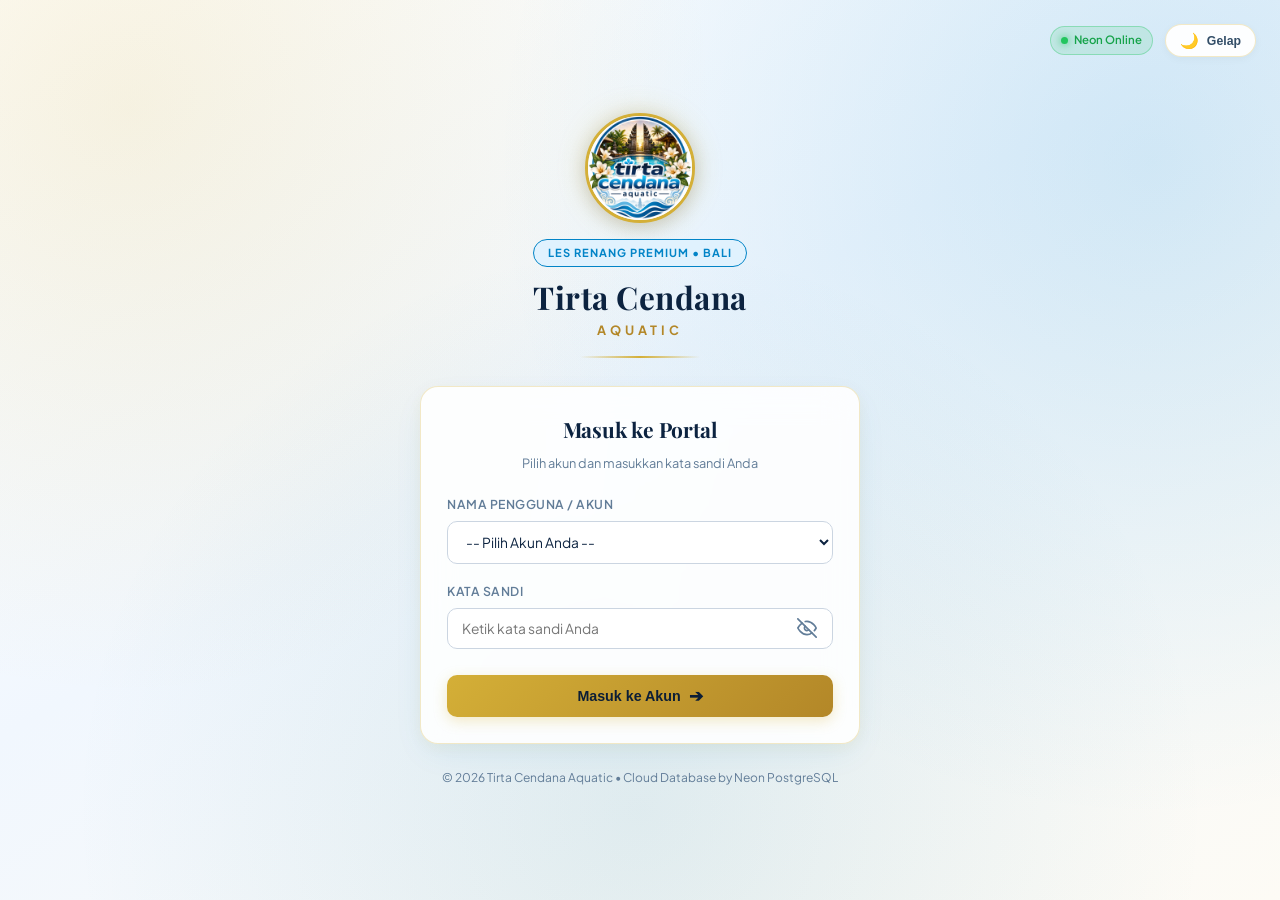
<file: index.html>
<!DOCTYPE html>
<html lang="id" data-theme="light">
<head>
  <meta charset="UTF-8" />
  <meta name="viewport" content="width=device-width, initial-scale=1.0" />
  <title>Tirta Cendana Aquatic | Portal Masuk</title>
  <link rel="icon" type="image/png" href="assets/logo.png" />
  <link rel="stylesheet" href="css/style.css?v=2.3.0" />
  <style>
    .login-wrapper {
      min-height: 100vh;
      display: flex;
      flex-direction: column;
      align-items: center;
      justify-content: center;
      padding: 30px 20px;
      position: relative;
    }
    .top-bar-login {
      position: absolute;
      top: 24px;
      right: 24px;
      display: flex;
      align-items: center;
      gap: 12px;
      z-index: 50;
      flex-wrap: wrap;
      justify-content: flex-end;
    }
    .login-container {
      width: 100%;
      max-width: 440px;
      position: relative;
    }
    .hero-badge {
      display: inline-flex;
      align-items: center;
      gap: 6px;
      background: var(--blue-light);
      color: var(--blue);
      border: 1px solid var(--blue);
      padding: 4px 14px;
      border-radius: 20px;
      font-size: 0.74rem;
      font-weight: 700;
      letter-spacing: 1px;
      text-transform: uppercase;
      margin-bottom: 12px;
    }
    [data-theme="dark"] .hero-badge {
      background: rgba(56, 189, 248, 0.15);
      color: #38bdf8;
      border-color: rgba(56, 189, 248, 0.35);
    }
    .card-footer-info {
      text-align: center;
      margin-top: 24px;
      font-size: 0.8rem;
      color: var(--text-muted);
    }
    .form-group {
      margin-bottom: 18px;
    }
    .btn-submit-login {
      width: 100%;
      margin-top: 8px;
      padding: 13px;
      font-size: 0.95rem;
    }
    .portal-transition-overlay {
      position: absolute;
      inset: 0;
      background: var(--card-bg);
      backdrop-filter: blur(14px);
      -webkit-backdrop-filter: blur(14px);
      border-radius: 18px;
      display: none;
      flex-direction: column;
      align-items: center;
      justify-content: center;
      gap: 16px;
      z-index: 20;
      padding: 24px;
      text-align: center;
      border: 2px solid var(--gold-bright);
      box-shadow: 0 0 35px var(--gold-glow);
    }
    .portal-transition-overlay.show {
      display: flex;
      animation: modalPop 0.35s cubic-bezier(0.16, 1, 0.3, 1) forwards;
    }
    .status-text {
      font-weight: 700;
      font-size: 1.05rem;
      color: var(--text-main);
    }
    .status-sub {
      font-size: 0.82rem;
      color: var(--gold);
      letter-spacing: 0.5px;
    }
  </style>
</head>
<body>

  <!-- Top Controls: Theme Switcher & Neon DB Status -->
  <div class="top-bar-login">
    <div class="neon-status-badge badge-online">
      <span class="status-dot online"></span> <span>Neon Online</span>
    </div>
    <button class="theme-toggle-btn" onclick="ThemeManager.toggle()" title="Ganti Tema">
      <span class="theme-icon">🌙</span> <span class="theme-text">Gelap</span>
    </button>
  </div>

  <div class="login-wrapper">
    <div class="login-container">
      
      <!-- Brand Logo Header -->
      <div class="login-logo-wrap">
        <img src="assets/logo.png" alt="Tirta Cendana Aquatic" class="brand-logo-img-large" />
        <div class="hero-badge">Les Renang Premium • Bali</div>
        <h1>Tirta Cendana</h1>
        <p class="tagline-gold">Aquatic</p>
        <div class="gold-divider"></div>
      </div>

      <!-- MAIN CARD: LOGIN -->
      <div class="card login-card" id="loginCard">
        
        <!-- Animated Transition Overlay when logging in -->
        <div class="portal-transition-overlay" id="transitionOverlay">
          <div class="portal-spinner"></div>
          <div>
            <div class="status-text" id="statusText">Memverifikasi Akun...</div>
            <div class="status-sub">Mempersiapkan Dashboard Tirta Cendana</div>
          </div>
        </div>

        <h2 style="text-align:center; font-size:1.4rem; margin-bottom:6px;" id="cardTitle">Masuk ke Portal</h2>
        <p style="text-align:center; font-size:0.85rem; color:var(--text-muted); margin-bottom:22px;" id="cardSubtitle">
          Pilih akun dan masukkan kata sandi Anda
        </p>

        <div id="alertMsg"></div>

        <!-- FORM: LOGIN STANDARD -->
        <form id="loginForm">
          <div class="form-group">
            <label for="namaSelect">Nama Pengguna / Akun</label>
            <select id="namaSelect" required>
              <option value="">-- Pilih Akun Anda --</option>
            </select>
          </div>

          <div class="form-group">
            <label for="passwordInput">Kata Sandi</label>
            <div class="password-field-wrapper">
              <input 
                type="password" 
                id="passwordInput" 
                placeholder="Ketik kata sandi Anda" 
                autocomplete="current-password" 
                required 
              />
              <button type="button" class="btn-toggle-eye" id="toggleLoginPassword" aria-label="Lihat kata sandi">
                <!-- SVG via JS -->
              </button>
            </div>
          </div>

          <button type="submit" class="btn-gold btn-submit-login" id="btnSubmitLogin">
            <span>Masuk ke Akun</span>
            <span style="font-size:1.1rem; line-height:1;">➔</span>
          </button>
        </form>

        <!-- FORM: FIRST-TIME SETUP ADMIN -->
        <div id="firstTimeSetup" class="hidden">
          <div style="background:var(--blue-surface); border:1px solid var(--blue); padding:12px 16px; border-radius:12px; margin-bottom:18px; font-size:0.85rem; color:var(--text-main);">
            <strong style="color:var(--gold);">⚡ Database Neon Siap Digunakan</strong><br>
            Belum ada akun di database. Daftarkan akun <b>Administrator Utama</b> pertama untuk mengalirkan data ke Neon Postgres.
          </div>

          <form id="setupAdminForm" onsubmit="handleFirstTimeSetup(event)">
            <div class="form-group">
              <label for="adminNameInput">Nama Lengkap Administrator *</label>
              <input type="text" id="adminNameInput" placeholder="Contoh: Admin Tirta Cendana" required />
            </div>

            <div class="form-group">
              <label for="adminPhoneInput">Nomor WhatsApp / HP</label>
              <input type="tel" id="adminPhoneInput" placeholder="08xxxxxxxxxx" />
            </div>

            <div class="form-group">
              <label for="adminPasswordInput">Kata Sandi Baru *</label>
              <div class="password-field-wrapper">
                <input 
                  type="password" 
                  id="adminPasswordInput" 
                  placeholder="Ketik kata sandi admin" 
                  required 
                />
                <button type="button" class="btn-toggle-eye" id="toggleAdminPassword" aria-label="Lihat kata sandi">
                  <!-- SVG via JS -->
                </button>
              </div>
            </div>

            <button type="submit" class="btn-gold btn-submit-login" id="btnSubmitSetup">
              <span>Buat Akun & Alirkan ke Neon</span>
              <span style="font-size:1.1rem; line-height:1;">✓</span>
            </button>
          </form>
        </div>

      </div>

      <div class="card-footer-info">
        <p>© 2026 Tirta Cendana Aquatic • Cloud Database by Neon PostgreSQL</p>
      </div>

    </div>
  </div>

  <script src="js/app.js?v=2.3.0"></script>
  <script>
    setupPasswordToggle("#passwordInput", "#toggleLoginPassword");
    setupPasswordToggle("#adminPasswordInput", "#toggleAdminPassword");

    const select = document.getElementById("namaSelect");
    const loginForm = document.getElementById("loginForm");
    const firstTimeSetup = document.getElementById("firstTimeSetup");
    const cardTitle = document.getElementById("cardTitle");
    const cardSubtitle = document.getElementById("cardSubtitle");

    function renderDropdown(users) {
      if (!users || users.length === 0) return;
      select.innerHTML = '<option value="">-- Pilih Akun Anda --</option>';
      users.forEach(u => {
        const opt = document.createElement("option");
        opt.value = u.name;
        opt.textContent = `${u.name} (${u.role === 'admin' ? 'Admin' : 'Peserta'})`;
        select.appendChild(opt);
      });
    }

    // Initialize application and synchronize with Neon
    async function init() {
      // 1. Render immediate users (fallback / cache)
      const immediateUsers = DB.getUsers();
      renderDropdown(immediateUsers);

      // 2. Sync from Neon Cloud
      await DB.sync();
      const freshUsers = DB.getUsers();
      renderDropdown(freshUsers);
    }

    // First time admin setup
    async function handleFirstTimeSetup(e) {
      e.preventDefault();
      const name = document.getElementById("adminNameInput").value.trim();
      const phone = document.getElementById("adminPhoneInput").value.trim();
      const password = document.getElementById("adminPasswordInput").value;
      const btn = document.getElementById("btnSubmitSetup");

      if (!name || !password) {
        showMessage("alertMsg", "Mohon isi nama dan kata sandi.", "error");
        return;
      }

      btn.disabled = true;
      btn.innerHTML = `<span>Menyimpan ke Neon...</span>`;

      const newAdmin = {
        name: name,
        password: password,
        role: "admin",
        phone: phone || "-",
        level: "Admin",
        package: "-",
        quotaTotal: 0,
        quotaUsed: 0,
        notes: "Administrator Utama Sistem"
      };

      const saved = await DB.addUser(newAdmin);
      DB.setSession({
        id: saved.id,
        name: saved.name,
        role: saved.role
      });

      triggerLoginTransition("admin.html", `Selamat Datang, ${saved.name}!`);
    }

    // Login Submission
    loginForm.addEventListener("submit", function(e) {
      e.preventDefault();
      const nama = select.value;
      const password = document.getElementById("passwordInput").value;
      
      const userList = DB.getUsers();
      const user = userList.find(u => u.name === nama && u.password === password);

      if (!user) {
        showMessage("alertMsg", "Nama pengguna atau kata sandi tidak cocok.", "error");
        const card = document.getElementById("loginCard");
        card.style.animation = "shake 0.4s ease";
        setTimeout(() => card.style.animation = "", 400);
        return;
      }

      DB.setSession({
        id: user.id,
        name: user.name,
        role: user.role
      });

      const targetUrl = user.role === "admin" ? "admin.html" : "dashboard.html";
      triggerLoginTransition(targetUrl, `Halo, ${user.name}!`);
    });

    function triggerLoginTransition(targetUrl, greeting) {
      const overlay = document.getElementById("transitionOverlay");
      const statusText = document.getElementById("statusText");
      const loginCard = document.getElementById("loginCard");

      statusText.textContent = greeting;
      overlay.classList.add("show");

      setTimeout(() => {
        loginCard.classList.add("transitioning-out");
      }, 500);

      setTimeout(() => {
        window.location.href = targetUrl;
      }, 1000);
    }

    init();
  </script>
</body>
</html>
</file>
<file: css/style.css>
/* ===================================================================
   TIRTA CENDANA AQUATIC — DESIGN SYSTEM & STYLESHEET
   Kombinasi Warna: Putih, Emas, dan Biru (Dual Theme: Terang & Gelap)
   =================================================================== */

@import url('https://fonts.googleapis.com/css2?family=Outfit:wght@400;500;600;700;800&family=Playfair+Display:ital,wght@0,500;0,600;0,700;1,500;1,600&family=Plus+Jakarta+Sans:wght@300;400;500;600;700&display=swap');

/* --- THEME VARIABLES --- */
:root {
  /* LIGHT THEME (Default / Primary) */
  --bg-primary: #ffffff;
  --bg-gradient: 
    radial-gradient(circle at 10% 12%, rgba(212, 175, 55, 0.15) 0%, transparent 42%),
    radial-gradient(circle at 90% 18%, rgba(2, 132, 199, 0.14) 0%, transparent 48%),
    radial-gradient(circle at 50% 90%, rgba(14, 116, 144, 0.1) 0%, transparent 55%),
    linear-gradient(150deg, #ffffff 0%, #f1f7fe 45%, #fdfbf5 100%);
  
  --card-bg: rgba(255, 255, 255, 0.88);
  --card-solid: #ffffff;
  --card-inner: #f8fbff;
  --card-border: rgba(212, 175, 55, 0.28);
  --card-border-hover: rgba(2, 132, 199, 0.45);
  --card-shadow: 0 12px 35px -8px rgba(2, 132, 199, 0.1), 0 4px 15px rgba(212, 175, 55, 0.08);

  --text-main: #0c2340;
  --text-secondary: #334e68;
  --text-muted: #627d98;
  --text-inverse: #ffffff;

  --gold: #b38728;
  --gold-light: #fef9e7;
  --gold-bright: #d4af37;
  --gold-dark: #8c6717;
  --gold-gradient: linear-gradient(135deg, #d4af37 0%, #b38728 100%);
  --gold-glow: rgba(212, 175, 55, 0.28);

  --blue: #0284c7;
  --blue-light: #e0f2fe;
  --blue-dark: #075985;
  --blue-gradient: linear-gradient(135deg, #0284c7 0%, #0369a1 100%);
  --blue-glow: rgba(2, 132, 199, 0.25);

  --header-bg: rgba(255, 255, 255, 0.88);
  --header-border: rgba(212, 175, 55, 0.24);

  --input-bg: rgba(255, 255, 255, 0.95);
  --input-border: #cbd5e1;
  --input-focus-border: #0284c7;
  --input-focus-shadow: 0 0 0 3px rgba(2, 132, 199, 0.18);

  --badge-admin-bg: rgba(212, 175, 55, 0.18);
  --badge-admin-text: #8c6717;
  --badge-admin-border: rgba(212, 175, 55, 0.4);

  --badge-peserta-bg: rgba(2, 132, 199, 0.15);
  --badge-peserta-text: #0284c7;
  --badge-peserta-border: rgba(2, 132, 199, 0.35);

  --table-border: #e2e8f0;
  --table-row-hover: rgba(2, 132, 199, 0.04);
  --table-th-color: #627d98;

  --modal-overlay: rgba(12, 35, 64, 0.65);
}

/* DARK THEME */
[data-theme="dark"] {
  --bg-primary: #06111e;
  --bg-gradient: 
    radial-gradient(circle at 10% 12%, rgba(212, 175, 55, 0.16) 0%, transparent 45%),
    radial-gradient(circle at 90% 18%, rgba(14, 165, 233, 0.18) 0%, transparent 50%),
    radial-gradient(circle at 50% 90%, rgba(3, 105, 161, 0.15) 0%, transparent 55%),
    linear-gradient(150deg, #06111e 0%, #0a1c32 50%, #081729 100%);
  
  --card-bg: rgba(11, 26, 48, 0.78);
  --card-solid: #0c1e36;
  --card-inner: rgba(7, 18, 33, 0.7);
  --card-border: rgba(212, 175, 55, 0.32);
  --card-border-hover: rgba(56, 189, 248, 0.55);
  --card-shadow: 0 14px 40px -8px rgba(0, 0, 0, 0.55), 0 4px 18px rgba(2, 132, 199, 0.12);

  --text-main: #f0f7ff;
  --text-secondary: #cbd5e1;
  --text-muted: #829ab1;
  --text-inverse: #06111e;

  --gold: #f1c447;
  --gold-light: rgba(241, 196, 71, 0.15);
  --gold-bright: #fcd34d;
  --gold-dark: #b38728;
  --gold-gradient: linear-gradient(135deg, #fcd34d 0%, #d4af37 60%, #b38728 100%);
  --gold-glow: rgba(241, 196, 71, 0.3);

  --blue: #38bdf8;
  --blue-light: rgba(56, 189, 248, 0.15);
  --blue-dark: #0284c7;
  --blue-gradient: linear-gradient(135deg, #38bdf8 0%, #0284c7 100%);
  --blue-glow: rgba(56, 189, 248, 0.3);

  --header-bg: rgba(6, 17, 30, 0.88);
  --header-border: rgba(212, 175, 55, 0.28);

  --input-bg: rgba(9, 23, 42, 0.9);
  --input-border: #1e3a5f;
  --input-focus-border: #38bdf8;
  --input-focus-shadow: 0 0 0 3px rgba(56, 189, 248, 0.25);

  --badge-admin-bg: rgba(241, 196, 71, 0.16);
  --badge-admin-text: #fcd34d;
  --badge-admin-border: rgba(241, 196, 71, 0.35);

  --badge-peserta-bg: rgba(56, 189, 248, 0.16);
  --badge-peserta-text: #38bdf8;
  --badge-peserta-border: rgba(56, 189, 248, 0.35);

  --table-border: #1e3a5f;
  --table-row-hover: rgba(56, 189, 248, 0.06);
  --table-th-color: #829ab1;

  --modal-overlay: rgba(2, 8, 16, 0.78);
}

/* --- RESET & GLOBAL STYLES --- */
* {
  box-sizing: border-box;
  margin: 0;
  padding: 0;
}

html {
  font-size: 15px;
  scroll-behavior: smooth;
}

body {
  font-family: 'Plus Jakarta Sans', -apple-system, BlinkMacSystemFont, 'Segoe UI', Roboto, sans-serif;
  background-color: var(--bg-primary);
  background-image: var(--bg-gradient);
  background-attachment: fixed;
  background-size: cover;
  color: var(--text-main);
  min-height: 100vh;
  line-height: 1.6;
  -webkit-font-smoothing: antialiased;
  -moz-osx-font-smoothing: grayscale;
  transition: background 0.35s ease, color 0.35s ease, border-color 0.35s ease;
}

/* Heading Fonts */
h1, h2, h3, h4, .brand-title, .font-display {
  font-family: 'Playfair Display', Georgia, serif;
  font-weight: 700;
  letter-spacing: -0.01em;
}

a {
  color: var(--blue);
  text-decoration: none;
  transition: color 0.2s ease;
}
a:hover {
  color: var(--gold);
}

/* --- HEADER & NAVIGATION --- */
header {
  border-bottom: 1px solid var(--header-border);
  background: var(--header-bg);
  backdrop-filter: blur(14px);
  -webkit-backdrop-filter: blur(14px);
  position: sticky;
  top: 0;
  z-index: 50;
  box-shadow: 0 4px 20px rgba(0, 0, 0, 0.04);
  transition: background 0.35s ease, border-color 0.35s ease;
}

.header-inner {
  max-width: 1120px;
  margin: 0 auto;
  padding: 12px 24px;
  display: flex;
  align-items: center;
  justify-content: space-between;
}

.brand {
  display: flex;
  align-items: center;
  gap: 14px;
  text-decoration: none;
}

.header-logo-img {
  width: 44px;
  height: 44px;
  border-radius: 50%;
  object-fit: cover;
  border: 2px solid var(--gold-bright);
  box-shadow: 0 0 14px var(--gold-glow);
  background: #ffffff;
  transition: transform 0.3s ease, box-shadow 0.3s ease;
}
.brand:hover .header-logo-img {
  transform: rotate(5deg) scale(1.05);
  box-shadow: 0 0 20px var(--gold-glow), 0 0 10px var(--blue-glow);
}

.brand-text h1 {
  font-size: 1.25rem;
  color: var(--text-main);
  line-height: 1.15;
}
.brand-text span {
  font-family: 'Plus Jakarta Sans', sans-serif;
  font-size: 0.72rem;
  font-weight: 600;
  color: var(--gold);
  letter-spacing: 2.5px;
  text-transform: uppercase;
  display: block;
}

.header-actions {
  display: flex;
  align-items: center;
  gap: 12px;
}

/* --- THEME TOGGLE BUTTON --- */
.theme-toggle-btn {
  display: inline-flex;
  align-items: center;
  gap: 8px;
  background: var(--input-bg);
  border: 1px solid var(--card-border);
  color: var(--text-secondary);
  padding: 8px 14px;
  border-radius: 20px;
  cursor: pointer;
  font-size: 0.82rem;
  font-weight: 600;
  transition: all 0.25s ease;
  box-shadow: 0 2px 8px rgba(0, 0, 0, 0.04);
}
.theme-toggle-btn:hover {
  border-color: var(--gold-bright);
  color: var(--gold);
  transform: translateY(-1px);
  box-shadow: 0 4px 12px var(--gold-glow);
}
.theme-icon {
  font-size: 1rem;
  line-height: 1;
}

/* --- BUTTONS --- */
.btn-gold {
  background: var(--gold-gradient);
  color: #0c1e36 !important;
  font-weight: 700;
  border: none;
  padding: 10px 20px;
  border-radius: 10px;
  cursor: pointer;
  font-size: 0.88rem;
  display: inline-flex;
  align-items: center;
  justify-content: center;
  gap: 8px;
  box-shadow: 0 4px 14px var(--gold-glow);
  transition: all 0.25s cubic-bezier(0.16, 1, 0.3, 1);
}
.btn-gold:hover {
  transform: translateY(-2px);
  box-shadow: 0 8px 22px var(--gold-glow), 0 2px 6px rgba(0,0,0,0.1);
  filter: brightness(1.05);
}
.btn-gold:active {
  transform: translateY(0);
}

.btn-blue {
  background: var(--blue-gradient);
  color: #ffffff !important;
  font-weight: 600;
  border: none;
  padding: 10px 20px;
  border-radius: 10px;
  cursor: pointer;
  font-size: 0.88rem;
  display: inline-flex;
  align-items: center;
  justify-content: center;
  gap: 8px;
  box-shadow: 0 4px 14px var(--blue-glow);
  transition: all 0.25s cubic-bezier(0.16, 1, 0.3, 1);
}
.btn-blue:hover {
  transform: translateY(-2px);
  box-shadow: 0 8px 22px var(--blue-glow);
  filter: brightness(1.05);
}

.btn-outline {
  background: transparent;
  border: 1.5px solid var(--gold);
  color: var(--gold) !important;
  font-weight: 600;
  padding: 9px 18px;
  border-radius: 10px;
  cursor: pointer;
  font-size: 0.88rem;
  display: inline-flex;
  align-items: center;
  justify-content: center;
  gap: 6px;
  transition: all 0.25s ease;
}
.btn-outline:hover {
  background: var(--gold-light);
  border-color: var(--gold-bright);
  color: var(--gold-bright) !important;
  transform: translateY(-1px);
}

.btn-outline-blue {
  background: transparent;
  border: 1.5px solid var(--blue);
  color: var(--blue) !important;
  font-weight: 600;
  padding: 9px 18px;
  border-radius: 10px;
  cursor: pointer;
  font-size: 0.88rem;
  transition: all 0.25s ease;
}
.btn-outline-blue:hover {
  background: var(--blue-light);
}

.btn-sm {
  padding: 6px 14px;
  font-size: 0.8rem;
  border-radius: 8px;
}

.btn-danger {
  background: transparent;
  border: 1px solid rgba(239, 68, 68, 0.3);
  color: #ef4444;
  padding: 6px 12px;
  border-radius: 8px;
  cursor: pointer;
  font-size: 0.82rem;
  font-weight: 500;
  transition: all 0.2s ease;
}
.btn-danger:hover {
  background: rgba(239, 68, 68, 0.12);
  border-color: #ef4444;
}

.btn-logout {
  background: transparent;
  border: 1px solid var(--card-border);
  color: var(--text-muted);
  padding: 8px 16px;
  border-radius: 10px;
  cursor: pointer;
  font-size: 0.84rem;
  font-weight: 600;
  transition: all 0.25s ease;
}
.btn-logout:hover {
  border-color: #ef4444;
  color: #ef4444;
  background: rgba(239, 68, 68, 0.08);
}

/* --- TABS --- */
.tabs {
  border-bottom: 1px solid var(--card-border);
  background: var(--card-inner);
  transition: background 0.35s ease;
}
.tabs-inner {
  max-width: 1120px;
  margin: 0 auto;
  padding: 0 24px;
  display: flex;
  gap: 8px;
  overflow-x: auto;
}
.tab {
  padding: 14px 20px;
  font-size: 0.9rem;
  font-weight: 600;
  color: var(--text-muted);
  background: none;
  border: none;
  border-bottom: 3px solid transparent;
  cursor: pointer;
  white-space: nowrap;
  display: inline-flex;
  align-items: center;
  gap: 8px;
  transition: all 0.25s ease;
}
.tab:hover {
  color: var(--text-main);
}
.tab.active {
  color: var(--gold);
  border-bottom-color: var(--gold-bright);
}

/* --- CARDS & PANELS --- */
.card {
  background: var(--card-bg);
  backdrop-filter: blur(16px);
  -webkit-backdrop-filter: blur(16px);
  border: 1px solid var(--card-border);
  border-radius: 18px;
  padding: 26px;
  margin-bottom: 24px;
  box-shadow: var(--card-shadow);
  transition: transform 0.25s ease, box-shadow 0.25s ease, border-color 0.25s ease;
}
.card:hover {
  border-color: var(--card-border-hover);
}

/* --- FORMS & INPUTS --- */
.form-grid {
  display: grid;
  grid-template-columns: 1fr 1fr;
  gap: 16px;
  margin-bottom: 18px;
}
label {
  font-size: 0.82rem;
  font-weight: 600;
  color: var(--text-muted);
  display: block;
  margin-bottom: 6px;
  text-transform: uppercase;
  letter-spacing: 0.5px;
}
input, select, textarea {
  width: 100%;
  padding: 11px 14px;
  background: var(--input-bg);
  border: 1.5px solid var(--input-border);
  border-radius: 10px;
  color: var(--text-main);
  font-family: inherit;
  font-size: 0.92rem;
  outline: none;
  transition: all 0.2s ease;
}
input:focus, select:focus, textarea:focus {
  border-color: var(--input-focus-border);
  box-shadow: var(--input-focus-shadow);
}
select option {
  background: var(--card-solid);
  color: var(--text-main);
}

/* --- PASSWORD WRAPPER WITH EYE TOGGLE --- */
.password-field-wrapper {
  position: relative;
  display: flex;
  align-items: center;
}
.password-field-wrapper input {
  padding-right: 44px;
  margin-bottom: 0;
}
.btn-toggle-eye {
  position: absolute;
  right: 10px;
  top: 50%;
  transform: translateY(-50%);
  background: none;
  border: none;
  cursor: pointer;
  padding: 6px;
  display: flex;
  align-items: center;
  justify-content: center;
  color: var(--text-muted);
  border-radius: 6px;
  transition: color 0.2s ease;
}
.btn-toggle-eye:hover {
  color: var(--gold);
}
.btn-toggle-eye svg {
  width: 20px;
  height: 20px;
  stroke: currentColor;
  stroke-width: 2;
  fill: none;
  stroke-linecap: round;
  stroke-linejoin: round;
}

/* --- TABLES --- */
table {
  width: 100%;
  border-collapse: separate;
  border-spacing: 0;
  font-size: 0.88rem;
}
th {
  text-align: left;
  color: var(--table-th-color);
  padding: 13px 14px;
  border-bottom: 1.5px solid var(--table-border);
  font-weight: 700;
  text-transform: uppercase;
  font-size: 0.74rem;
  letter-spacing: 0.8px;
}
td {
  padding: 14px;
  border-bottom: 1px solid var(--table-border);
  color: var(--text-main);
  vertical-align: middle;
}
tr:hover td {
  background-color: var(--table-row-hover);
}

/* --- BADGES --- */
.badge-admin {
  background: var(--badge-admin-bg);
  color: var(--badge-admin-text);
  border: 1px solid var(--badge-admin-border);
  font-size: 0.74rem;
  font-weight: 700;
  padding: 3px 10px;
  border-radius: 14px;
  text-transform: uppercase;
  letter-spacing: 0.5px;
  display: inline-block;
}
.badge-peserta {
  background: var(--badge-peserta-bg);
  color: var(--badge-peserta-text);
  border: 1px solid var(--badge-peserta-border);
  font-size: 0.74rem;
  font-weight: 700;
  padding: 3px 10px;
  border-radius: 14px;
  text-transform: uppercase;
  letter-spacing: 0.5px;
  display: inline-block;
}

/* --- MESSAGES & NOTICES --- */
.msg {
  padding: 12px 18px;
  border-radius: 12px;
  font-size: 0.9rem;
  margin-bottom: 20px;
  display: flex;
  align-items: center;
  gap: 10px;
  animation: fadeIn 0.3s ease;
}
.msg-success {
  background: rgba(34, 197, 94, 0.12);
  border: 1.5px solid rgba(34, 197, 94, 0.35);
  color: #16a34a;
}
[data-theme="dark"] .msg-success {
  color: #4ade80;
}
.msg-error {
  background: rgba(239, 68, 68, 0.12);
  border: 1.5px solid rgba(239, 68, 68, 0.35);
  color: #dc2626;
}
[data-theme="dark"] .msg-error {
  color: #f87171;
}

/* --- MODAL DIALOGS --- */
.modal-overlay {
  position: fixed;
  inset: 0;
  background: var(--modal-overlay);
  backdrop-filter: blur(8px);
  -webkit-backdrop-filter: blur(8px);
  display: none;
  align-items: center;
  justify-content: center;
  z-index: 100;
  padding: 20px;
  animation: fadeIn 0.25s ease;
}
.modal-overlay.show {
  display: flex;
}
.modal {
  background: var(--card-solid);
  border: 1.5px solid var(--card-border);
  border-radius: 20px;
  padding: 28px;
  max-width: 520px;
  width: 100%;
  max-height: 85vh;
  overflow-y: auto;
  box-shadow: 0 25px 65px rgba(0, 0, 0, 0.4);
  animation: modalPop 0.3s cubic-bezier(0.16, 1, 0.3, 1);
}
.modal h3 {
  font-size: 1.35rem;
  margin-bottom: 18px;
  display: flex;
  justify-content: space-between;
  align-items: center;
  color: var(--text-main);
}
.modal .close {
  background: none;
  border: none;
  color: var(--text-muted);
  font-size: 26px;
  cursor: pointer;
  line-height: 1;
  transition: color 0.2s ease;
}
.modal .close:hover {
  color: var(--gold);
}

/* --- ANIMATIONS & KEYFRAMES --- */
@keyframes fadeIn {
  from { opacity: 0; }
  to { opacity: 1; }
}

@keyframes modalPop {
  from {
    opacity: 0;
    transform: scale(0.92) translateY(12px);
  }
  to {
    opacity: 1;
    transform: scale(1) translateY(0);
  }
}

@keyframes pulseGlow {
  0% { box-shadow: 0 0 15px var(--gold-glow); }
  50% { box-shadow: 0 0 30px var(--gold-glow), 0 0 20px var(--blue-glow); }
  100% { box-shadow: 0 0 15px var(--gold-glow); }
}

/* --- LOGIN SPECIFIC STYLING --- */
.login-body {
  display: flex;
  align-items: center;
  justify-content: center;
  min-height: 100vh;
  padding: 24px;
}
.login-container {
  width: 100%;
  max-width: 440px;
}
.login-logo-wrap {
  text-align: center;
  margin-bottom: 28px;
}
.brand-logo-img-large {
  width: 110px;
  height: 110px;
  border-radius: 50%;
  object-fit: cover;
  border: 3px solid var(--gold-bright);
  box-shadow: 0 0 28px var(--gold-glow), 0 4px 18px rgba(0, 0, 0, 0.15);
  background: #ffffff;
  display: block;
  margin: 0 auto 16px;
  transition: transform 0.4s cubic-bezier(0.16, 1, 0.3, 1), box-shadow 0.4s ease;
}
.brand-logo-img-large:hover {
  transform: scale(1.06) rotate(3deg);
  box-shadow: 0 0 40px var(--gold-glow), 0 0 25px var(--blue-glow);
}
.login-logo-wrap h1 {
  font-size: 2.1rem;
  letter-spacing: 0.5px;
  color: var(--text-main);
  line-height: 1.15;
}
.login-logo-wrap .tagline-gold {
  color: var(--gold);
  font-size: 0.85rem;
  font-weight: 700;
  letter-spacing: 4px;
  text-transform: uppercase;
  margin-top: 5px;
}
.gold-divider {
  height: 2px;
  background: linear-gradient(90deg, transparent, var(--gold-bright), transparent);
  margin: 16px auto;
  width: 120px;
}
.login-logo-wrap .subtitle {
  color: var(--text-muted);
  font-size: 0.88rem;
  letter-spacing: 0.5px;
}

/* LOGIN TRANSITION ANIMATION */
.login-card {
  position: relative;
  transition: all 0.65s cubic-bezier(0.16, 1, 0.3, 1);
}
.login-card.transitioning-out {
  transform: translateY(-24px) scale(0.96);
  opacity: 0;
  filter: blur(4px);
  pointer-events: none;
}
.login-card-overlay {
  position: absolute;
  inset: 0;
  background: var(--card-bg);
  backdrop-filter: blur(12px);
  border-radius: 18px;
  display: none;
  flex-direction: column;
  align-items: center;
  justify-content: center;
  gap: 14px;
  z-index: 10;
  animation: fadeIn 0.3s ease;
}
.login-card-overlay.active {
  display: flex;
}
.portal-spinner {
  width: 44px;
  height: 44px;
  border: 3.5px solid rgba(212, 175, 55, 0.25);
  border-top-color: var(--gold-bright);
  border-right-color: var(--blue);
  border-radius: 50%;
  animation: spin 0.8s linear infinite;
}
@keyframes spin {
  to { transform: rotate(360deg); }
}

/* TOP BAR CONTROLS */
.top-controls {
  position: absolute;
  top: 20px;
  right: 20px;
  display: flex;
  gap: 10px;
  z-index: 60;
}

/* RESPONSIVE */
@media (max-width: 768px) {
  .form-grid {
    grid-template-columns: 1fr;
  }
  .header-inner {
    padding: 12px 16px;
  }
  .tabs-inner {
    padding: 0 16px;
  }
  .card {
    padding: 20px 16px;
  }
}

.hidden {
  display: none !important;
}

/* --- NEON DATABASE STATUS BADGE --- */
.neon-status-badge {
  display: inline-flex;
  align-items: center;
  gap: 6px;
  font-size: 0.76rem;
  font-weight: 600;
  padding: 4px 10px;
  border-radius: 20px;
  transition: all 0.3s ease;
}
.neon-status-badge.badge-online {
  background: rgba(34, 197, 94, 0.12);
  border: 1px solid rgba(34, 197, 94, 0.35);
  color: #16a34a;
}
[data-theme="dark"] .neon-status-badge.badge-online {
  color: #4ade80;
}
.neon-status-badge.badge-offline {
  background: rgba(245, 158, 11, 0.12);
  border: 1px solid rgba(245, 158, 11, 0.35);
  color: #d97706;
}
.status-dot {
  width: 7px;
  height: 7px;
  border-radius: 50%;
  display: inline-block;
}
.status-dot.online {
  background: #22c55e;
  box-shadow: 0 0 8px #22c55e;
}
.status-dot.offline {
  background: #f59e0b;
}
</file>
